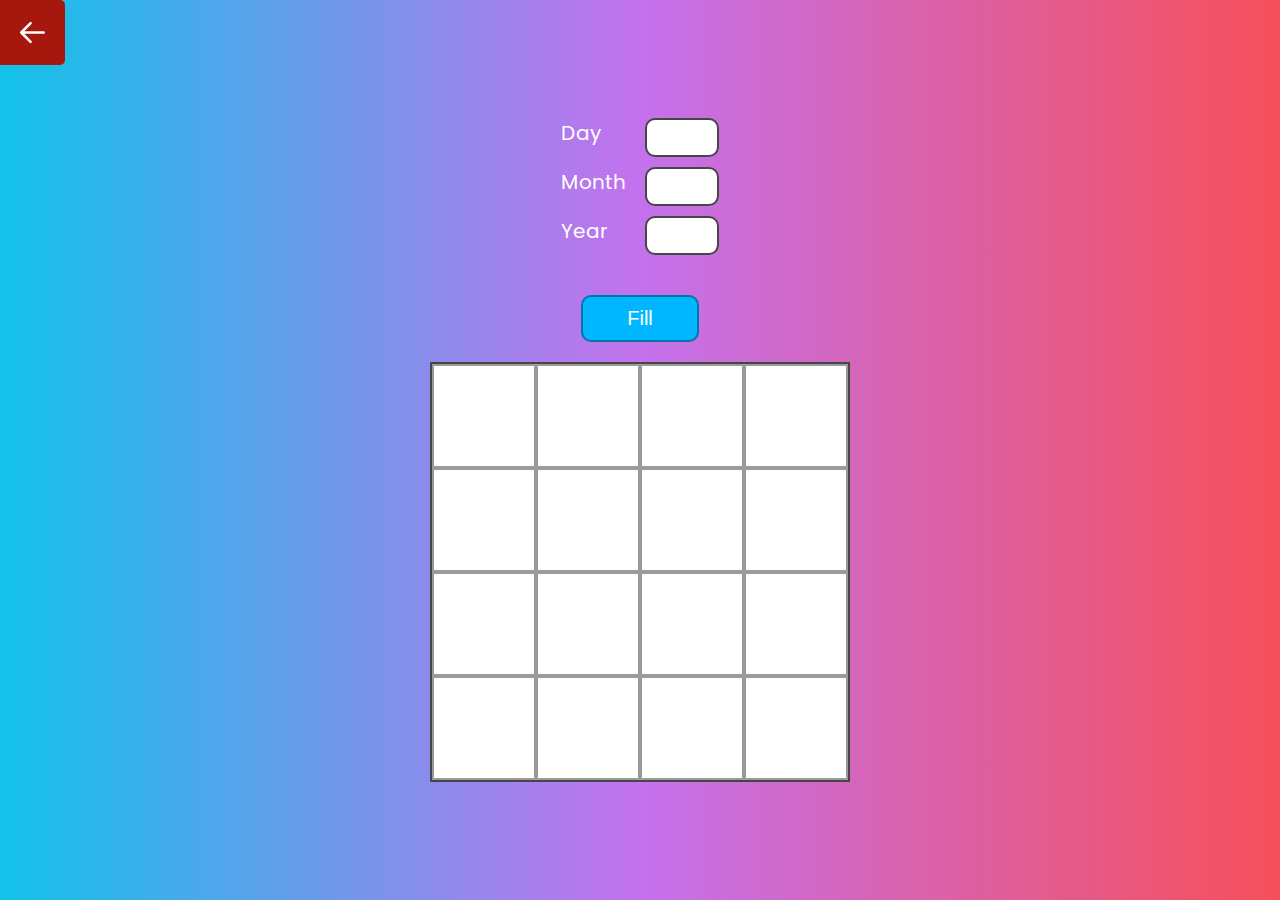
<file: magicSquare.html>
<!DOCTYPE html>
<html lang="en">
    <head>
        <meta charset="UTF-8" />
        <meta name="viewport" content="width=device-width, initial-scale=1.0" />
        <title>Magic Square</title>
        <link rel="stylesheet" href="magicSquare.css" />
    </head>
    <body>
        <div class="back">
            <a href="index.html">
                <div class="back-text">
                    <svg
                        xmlns="http://www.w3.org/2000/svg"
                        fill="none"
                        viewBox="0 0 24 24"
                        stroke-width="1.5"
                        stroke="currentColor"
                        class="w-6 h-6"
                    >
                        <path
                            stroke-linecap="round"
                            stroke-linejoin="round"
                            d="M10.5 19.5L3 12m0 0l7.5-7.5M3 12h18"
                        />
                    </svg>
                </div>
            </a>
        </div>
        <div class="dummy">
            <div class="info">
                <div class="upper">
                    <p>Day</p>
                    <input type="text" name="day" id="day" />
                </div>
                <div class="upper">
                    <p>Month</p>
                    <input type="text" name="month" id="month" />
                </div>
                <div class="upper">
                    <p>Year</p>
                    <input type="text" name="year" id="year" />
                </div>
                <div class="upper">
                    <p class="hide" id="sum">Sum:</p>
                </div>

                <button class="btn" id="btn">Fill</button>
            </div>
            <div class="container">
                <input type="text" class="square s1" />
                <input type="text" class="square s2" />
                <input type="text" class="square s3" />
                <input type="text" class="square s4" />
                <input type="text" class="square s5" />
                <input type="text" class="square s6" />
                <input type="text" class="square s7" />
                <input type="text" class="square s8" />
                <input type="text" class="square s9" />
                <input type="text" class="square s10" />
                <input type="text" class="square s11" />
                <input type="text" class="square s12" />
                <input type="text" class="square s13" />
                <input type="text" class="square s14" />
                <input type="text" class="square s15" />
                <input type="text" class="square s16" />
            </div>
        </div>

        <script src="magicSquare.js"></script>
    </body>
</html>
</file>
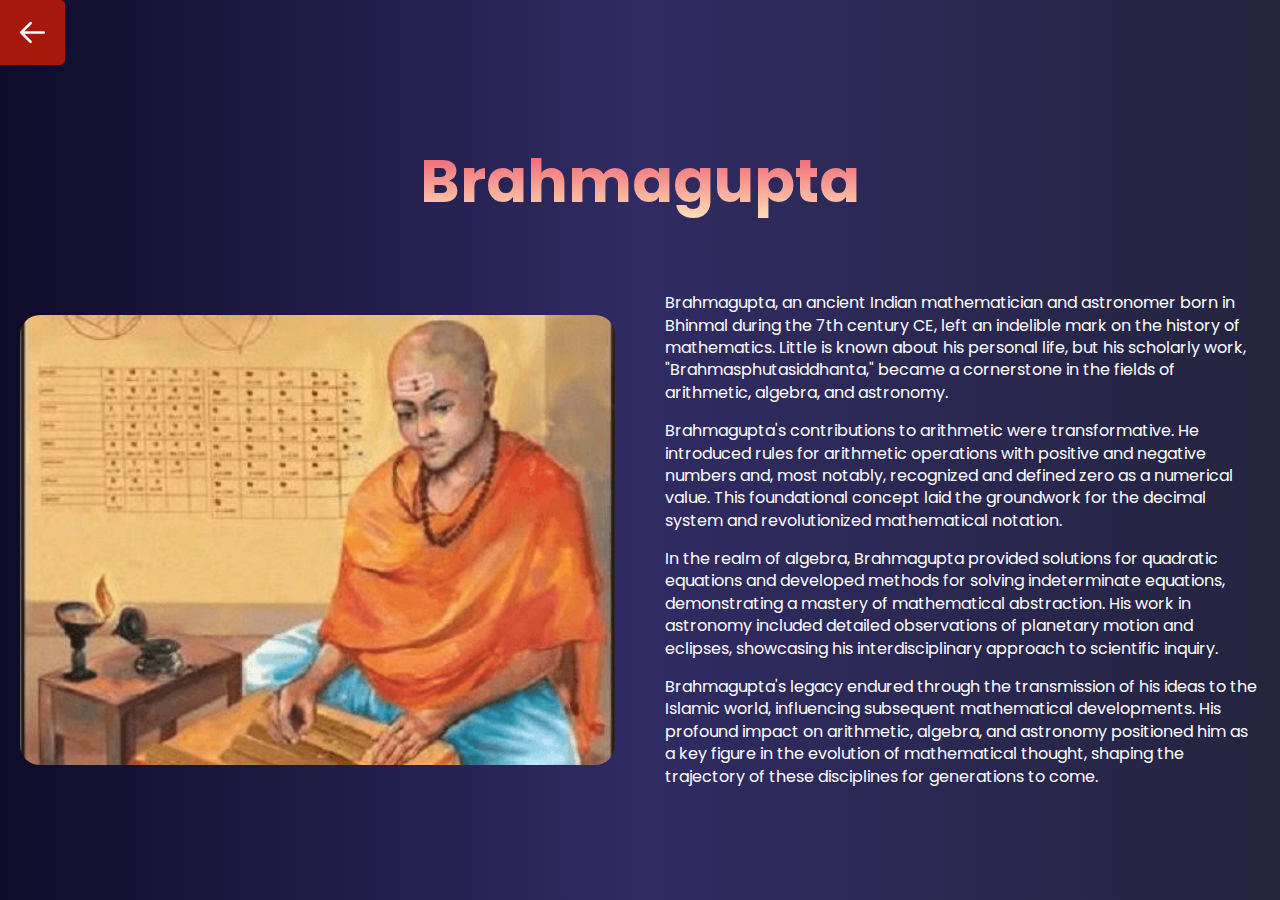
<file: p1.html>
<!DOCTYPE html>
<html lang="en">
    <head>
        <meta charset="UTF-8" />
        <meta name="viewport" content="width=device-width, initial-scale=1.0" />
        <title>Mathemagacy</title>
        <link rel="stylesheet" href="person.css" />
    </head>
    <body>
        <div class="back">
            <a href="ppl.html">
                <div class="back-text">
                    <svg
                        xmlns="http://www.w3.org/2000/svg"
                        fill="none"
                        viewBox="0 0 24 24"
                        stroke-width="1.5"
                        stroke="currentColor"
                        class="w-6 h-6"
                    >
                        <path
                            stroke-linecap="round"
                            stroke-linejoin="round"
                            d="M10.5 19.5L3 12m0 0l7.5-7.5M3 12h18"
                        />
                    </svg>
                </div>
            </a>
        </div>
        <div class="container">
            <h1>Brahmagupta</h1>
            <div class="cols">
                <img
                    src="images/p1.png"
                    alt="Person Name"
                    class="stretched"
                    data-tilt
                />
                <div class="paras">
                    <p>
                        Brahmagupta, an ancient Indian mathematician and
                        astronomer born in Bhinmal during the 7th century CE,
                        left an indelible mark on the history of mathematics.
                        Little is known about his personal life, but his
                        scholarly work, "Brahmasphutasiddhanta," became a
                        cornerstone in the fields of arithmetic, algebra, and
                        astronomy.
                    </p>
                    <p>
                        Brahmagupta's contributions to arithmetic were
                        transformative. He introduced rules for arithmetic
                        operations with positive and negative numbers and, most
                        notably, recognized and defined zero as a numerical
                        value. This foundational concept laid the groundwork for
                        the decimal system and revolutionized mathematical
                        notation.
                    </p>
                    <p>
                        In the realm of algebra, Brahmagupta provided solutions
                        for quadratic equations and developed methods for
                        solving indeterminate equations, demonstrating a mastery
                        of mathematical abstraction. His work in astronomy
                        included detailed observations of planetary motion and
                        eclipses, showcasing his interdisciplinary approach to
                        scientific inquiry.
                    </p>
                    <p>
                        Brahmagupta's legacy endured through the transmission of
                        his ideas to the Islamic world, influencing subsequent
                        mathematical developments. His profound impact on
                        arithmetic, algebra, and astronomy positioned him as a
                        key figure in the evolution of mathematical thought,
                        shaping the trajectory of these disciplines for
                        generations to come.
                    </p>
                </div>
            </div>
        </div>

        <script type="text/javascript" src="vanilla-tilt.js"></script>
    </body>
</html>
</file>
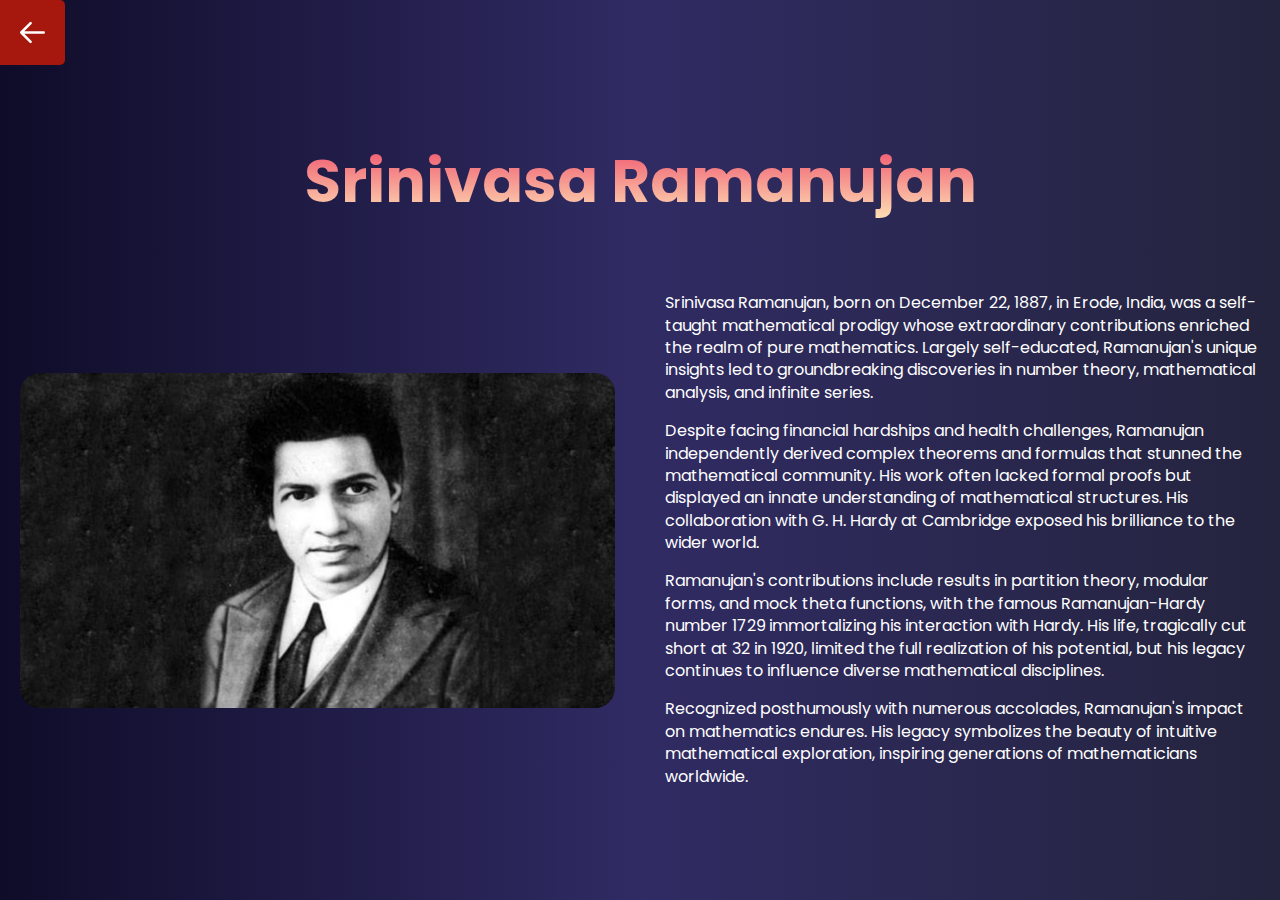
<file: p2.html>
<!DOCTYPE html>
<html lang="en">
    <head>
        <meta charset="UTF-8" />
        <meta name="viewport" content="width=device-width, initial-scale=1.0" />
        <title>Mathemagacy</title>
        <link rel="stylesheet" href="person.css" />
    </head>
    <body>
        <div class="back">
            <a href="ppl.html">
                <div class="back-text">
                    <svg
                        xmlns="http://www.w3.org/2000/svg"
                        fill="none"
                        viewBox="0 0 24 24"
                        stroke-width="1.5"
                        stroke="currentColor"
                        class="w-6 h-6"
                    >
                        <path
                            stroke-linecap="round"
                            stroke-linejoin="round"
                            d="M10.5 19.5L3 12m0 0l7.5-7.5M3 12h18"
                        />
                    </svg>
                </div>
            </a>
        </div>
        <div class="container">
            <h1>Srinivasa Ramanujan</h1>
            <div class="cols">
                <img src="images/p2.jpg" alt="Person Name" data-tilt />
                <div class="paras">
                    <p>
                        Srinivasa Ramanujan, born on December 22, 1887, in
                        Erode, India, was a self-taught mathematical prodigy
                        whose extraordinary contributions enriched the realm of
                        pure mathematics. Largely self-educated, Ramanujan's
                        unique insights led to groundbreaking discoveries in
                        number theory, mathematical analysis, and infinite
                        series.
                    </p>
                    <p>
                        Despite facing financial hardships and health
                        challenges, Ramanujan independently derived complex
                        theorems and formulas that stunned the mathematical
                        community. His work often lacked formal proofs but
                        displayed an innate understanding of mathematical
                        structures. His collaboration with G. H. Hardy at
                        Cambridge exposed his brilliance to the wider world.
                    </p>
                    <p>
                        Ramanujan's contributions include results in partition
                        theory, modular forms, and mock theta functions, with
                        the famous Ramanujan-Hardy number 1729 immortalizing his
                        interaction with Hardy. His life, tragically cut short
                        at 32 in 1920, limited the full realization of his
                        potential, but his legacy continues to influence diverse
                        mathematical disciplines.
                    </p>
                    <p>
                        Recognized posthumously with numerous accolades,
                        Ramanujan's impact on mathematics endures. His legacy
                        symbolizes the beauty of intuitive mathematical
                        exploration, inspiring generations of mathematicians
                        worldwide.
                    </p>
                </div>
            </div>
        </div>

        <script type="text/javascript" src="vanilla-tilt.js"></script>
    </body>
</html>
</file>
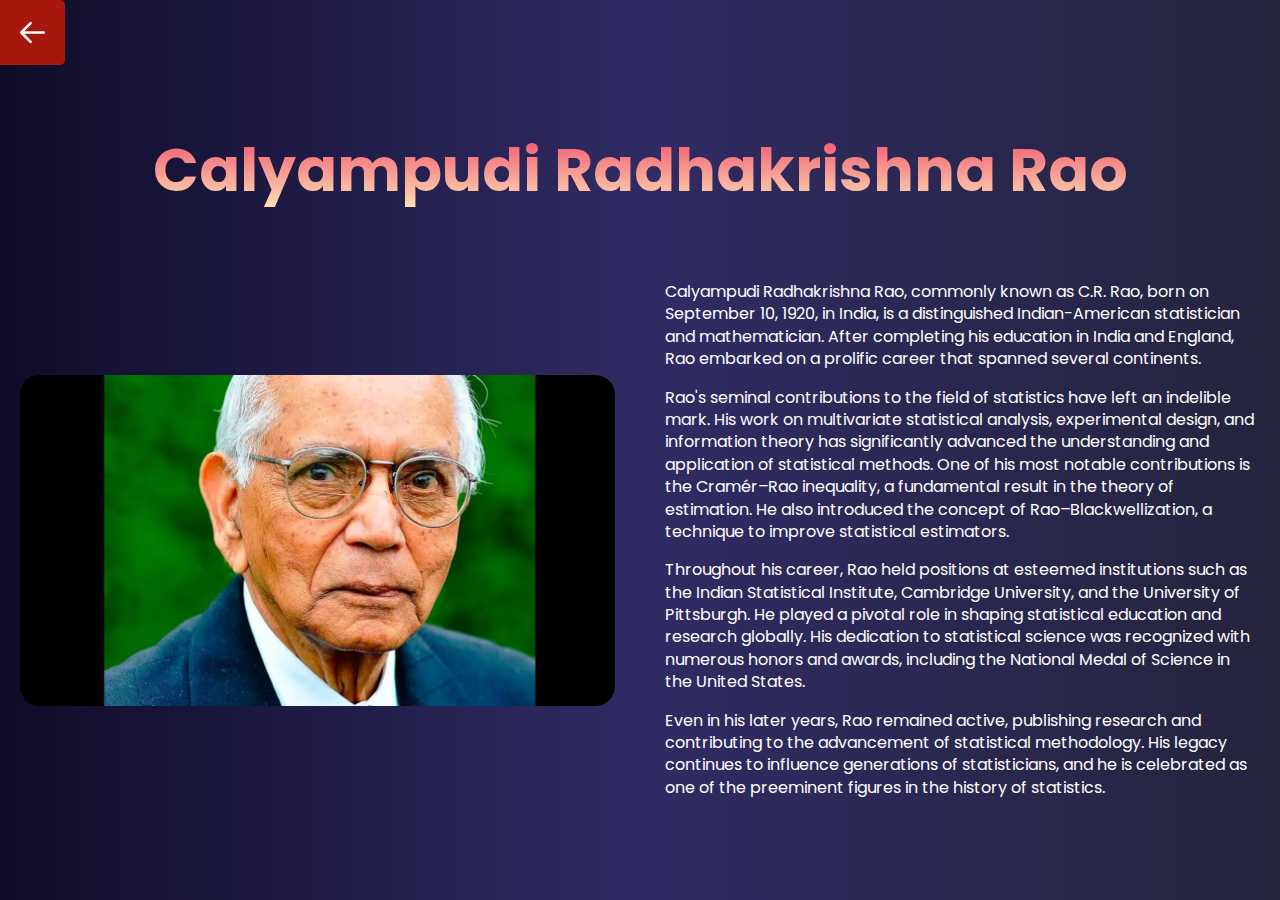
<file: p3.html>
<!DOCTYPE html>
<html lang="en">
    <head>
        <meta charset="UTF-8" />
        <meta name="viewport" content="width=device-width, initial-scale=1.0" />
        <title>Mathemagacy</title>
        <link rel="stylesheet" href="person.css" />
    </head>
    <body>
        <div class="back">
            <a href="ppl.html">
                <div class="back-text">
                    <svg
                        xmlns="http://www.w3.org/2000/svg"
                        fill="none"
                        viewBox="0 0 24 24"
                        stroke-width="1.5"
                        stroke="currentColor"
                        class="w-6 h-6"
                    >
                        <path
                            stroke-linecap="round"
                            stroke-linejoin="round"
                            d="M10.5 19.5L3 12m0 0l7.5-7.5M3 12h18"
                        />
                    </svg>
                </div>
            </a>
        </div>
        <div class="container">
            <h1>Calyampudi Radhakrishna Rao</h1>
            <div class="cols">
                <img src="images/p3.jpg" alt="Person Name" data-tilt />
                <div class="paras">
                    <p>
                        Calyampudi Radhakrishna Rao, commonly known as C.R. Rao,
                        born on September 10, 1920, in India, is a distinguished
                        Indian-American statistician and mathematician. After
                        completing his education in India and England, Rao
                        embarked on a prolific career that spanned several
                        continents.
                    </p>
                    <p>
                        Rao's seminal contributions to the field of statistics
                        have left an indelible mark. His work on multivariate
                        statistical analysis, experimental design, and
                        information theory has significantly advanced the
                        understanding and application of statistical methods.
                        One of his most notable contributions is the Cramér–Rao
                        inequality, a fundamental result in the theory of
                        estimation. He also introduced the concept of
                        Rao–Blackwellization, a technique to improve statistical
                        estimators.
                    </p>
                    <p>
                        Throughout his career, Rao held positions at esteemed
                        institutions such as the Indian Statistical Institute,
                        Cambridge University, and the University of Pittsburgh.
                        He played a pivotal role in shaping statistical
                        education and research globally. His dedication to
                        statistical science was recognized with numerous honors
                        and awards, including the National Medal of Science in
                        the United States.
                    </p>
                    <p>
                        Even in his later years, Rao remained active, publishing
                        research and contributing to the advancement of
                        statistical methodology. His legacy continues to
                        influence generations of statisticians, and he is
                        celebrated as one of the preeminent figures in the
                        history of statistics.
                    </p>
                </div>
            </div>
        </div>

        <script type="text/javascript" src="vanilla-tilt.js"></script>
    </body>
</html>
</file>
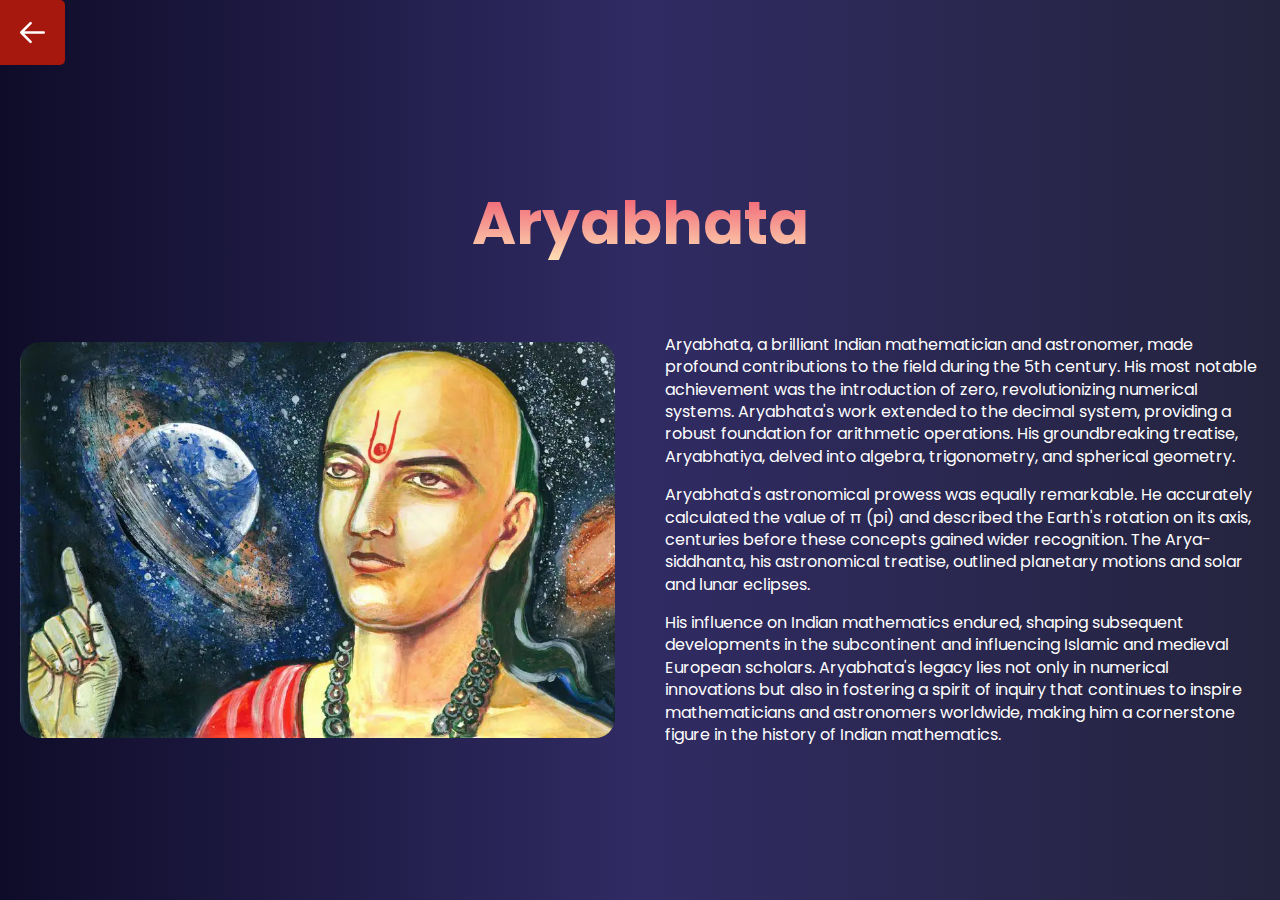
<file: p4.html>
<!DOCTYPE html>
<html lang="en">
    <head>
        <meta charset="UTF-8" />
        <meta name="viewport" content="width=device-width, initial-scale=1.0" />
        <title>Mathemagacy</title>
        <link rel="stylesheet" href="person.css" />
    </head>
    <body>
        <div class="back">
            <a href="ppl.html">
                <div class="back-text">
                    <svg
                        xmlns="http://www.w3.org/2000/svg"
                        fill="none"
                        viewBox="0 0 24 24"
                        stroke-width="1.5"
                        stroke="currentColor"
                        class="w-6 h-6"
                    >
                        <path
                            stroke-linecap="round"
                            stroke-linejoin="round"
                            d="M10.5 19.5L3 12m0 0l7.5-7.5M3 12h18"
                        />
                    </svg>
                </div>
            </a>
        </div>
        <div class="container">
            <h1>Aryabhata</h1>
            <div class="cols">
                <img src="images/p4.webp" alt="Person Name" data-tilt />
                <div class="paras">
                    <p>
                        Aryabhata, a brilliant Indian mathematician and
                        astronomer, made profound contributions to the field
                        during the 5th century. His most notable achievement was
                        the introduction of zero, revolutionizing numerical
                        systems. Aryabhata's work extended to the decimal
                        system, providing a robust foundation for arithmetic
                        operations. His groundbreaking treatise, Aryabhatiya,
                        delved into algebra, trigonometry, and spherical
                        geometry.
                    </p>
                    <p>
                        Aryabhata's astronomical prowess was equally remarkable.
                        He accurately calculated the value of π (pi) and
                        described the Earth's rotation on its axis, centuries
                        before these concepts gained wider recognition. The
                        Arya-siddhanta, his astronomical treatise, outlined
                        planetary motions and solar and lunar eclipses.
                    </p>
                    <p>
                        His influence on Indian mathematics endured, shaping
                        subsequent developments in the subcontinent and
                        influencing Islamic and medieval European scholars.
                        Aryabhata's legacy lies not only in numerical
                        innovations but also in fostering a spirit of inquiry
                        that continues to inspire mathematicians and astronomers
                        worldwide, making him a cornerstone figure in the
                        history of Indian mathematics.
                    </p>
                </div>
            </div>
        </div>

        <script type="text/javascript" src="vanilla-tilt.js"></script>
    </body>
</html>
</file>
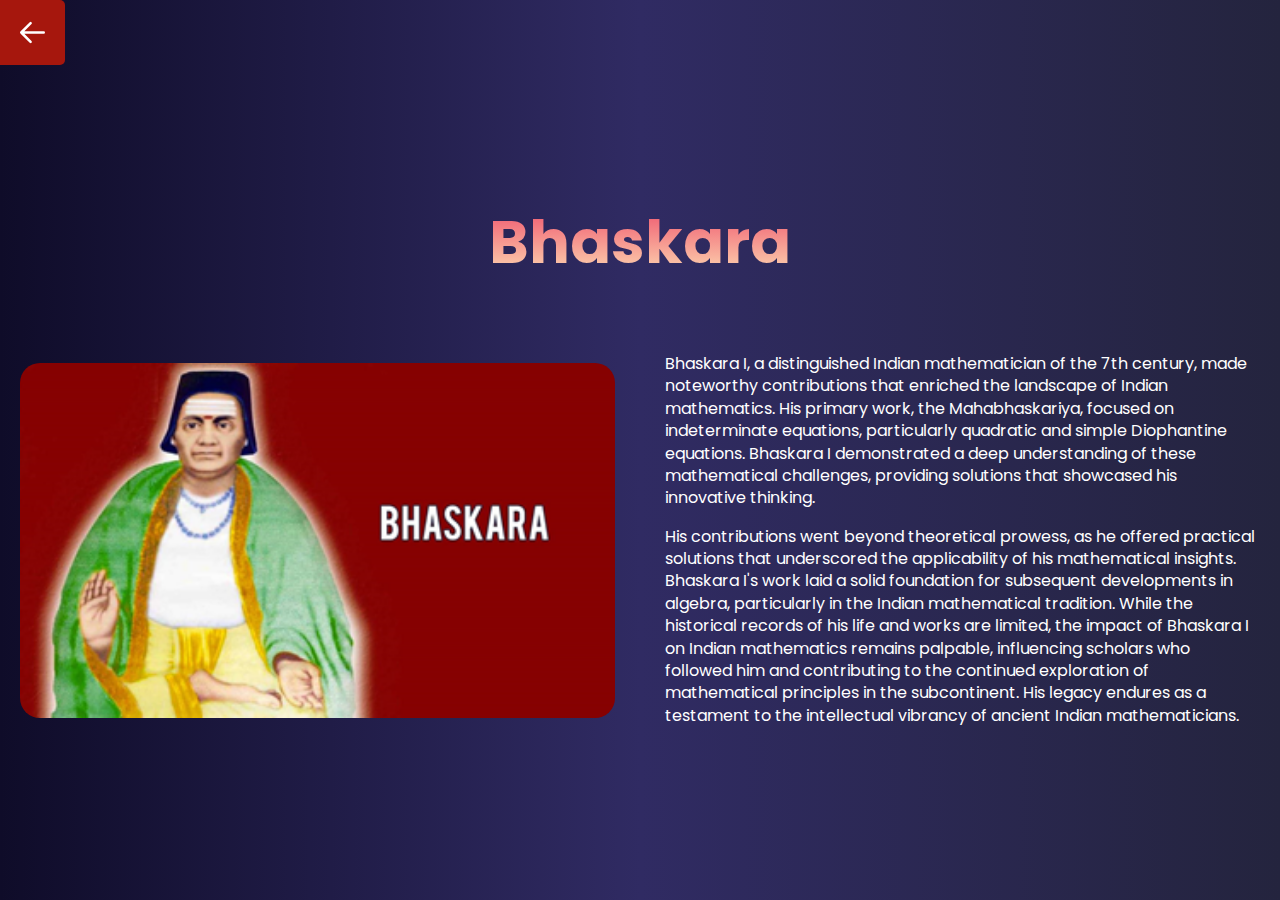
<file: p5.html>
<!DOCTYPE html>
<html lang="en">
    <head>
        <meta charset="UTF-8" />
        <meta name="viewport" content="width=device-width, initial-scale=1.0" />
        <title>Mathemagacy</title>
        <link rel="stylesheet" href="person.css" />
    </head>
    <body>
        <div class="back">
            <a href="ppl.html">
                <div class="back-text">
                    <svg
                        xmlns="http://www.w3.org/2000/svg"
                        fill="none"
                        viewBox="0 0 24 24"
                        stroke-width="1.5"
                        stroke="currentColor"
                        class="w-6 h-6"
                    >
                        <path
                            stroke-linecap="round"
                            stroke-linejoin="round"
                            d="M10.5 19.5L3 12m0 0l7.5-7.5M3 12h18"
                        />
                    </svg>
                </div>
            </a>
        </div>
        <div class="container">
            <h1>Bhaskara</h1>
            <div class="cols">
                <img src="images/p5.png" alt="Person Name" data-tilt />
                <div class="paras">
                    <p>
                        Bhaskara I, a distinguished Indian mathematician of the
                        7th century, made noteworthy contributions that enriched
                        the landscape of Indian mathematics. His primary work,
                        the Mahabhaskariya, focused on indeterminate equations,
                        particularly quadratic and simple Diophantine equations.
                        Bhaskara I demonstrated a deep understanding of these
                        mathematical challenges, providing solutions that
                        showcased his innovative thinking.
                    </p>
                    <p>
                        His contributions went beyond theoretical prowess, as he
                        offered practical solutions that underscored the
                        applicability of his mathematical insights. Bhaskara I's
                        work laid a solid foundation for subsequent developments
                        in algebra, particularly in the Indian mathematical
                        tradition. While the historical records of his life and
                        works are limited, the impact of Bhaskara I on Indian
                        mathematics remains palpable, influencing scholars who
                        followed him and contributing to the continued
                        exploration of mathematical principles in the
                        subcontinent. His legacy endures as a testament to the
                        intellectual vibrancy of ancient Indian mathematicians.
                    </p>
                </div>
            </div>
        </div>

        <script type="text/javascript" src="vanilla-tilt.js"></script>
    </body>
</html>
</file>
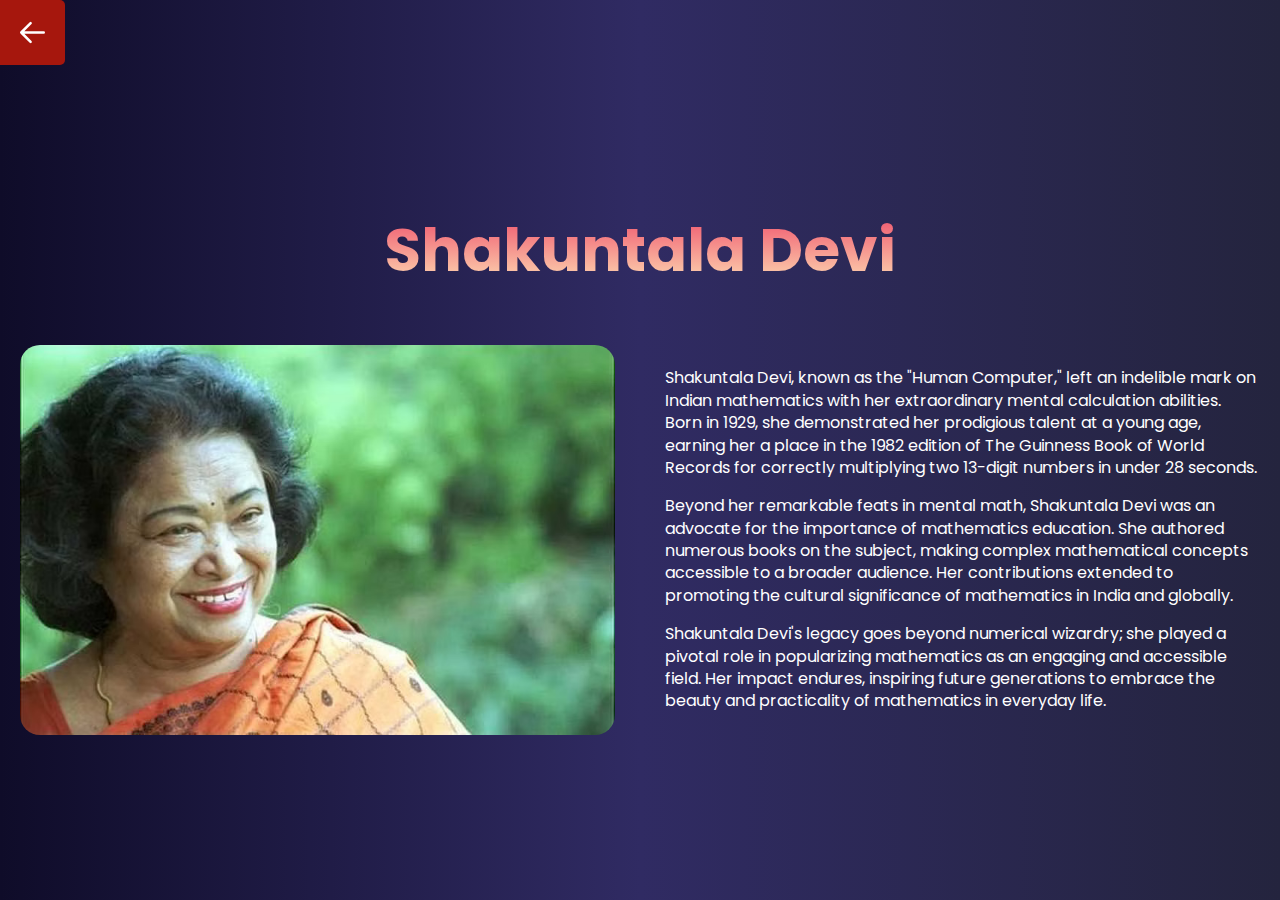
<file: p6.html>
<!DOCTYPE html>
<html lang="en">
    <head>
        <meta charset="UTF-8" />
        <meta name="viewport" content="width=device-width, initial-scale=1.0" />
        <title>Mathemagacy</title>
        <link rel="stylesheet" href="person.css" />
    </head>
    <body>
        <div class="back">
            <a href="ppl.html">
                <div class="back-text">
                    <svg
                        xmlns="http://www.w3.org/2000/svg"
                        fill="none"
                        viewBox="0 0 24 24"
                        stroke-width="1.5"
                        stroke="currentColor"
                        class="w-6 h-6"
                    >
                        <path
                            stroke-linecap="round"
                            stroke-linejoin="round"
                            d="M10.5 19.5L3 12m0 0l7.5-7.5M3 12h18"
                        />
                    </svg>
                </div>
            </a>
        </div>
        <div class="container">
            <h1>Shakuntala Devi</h1>
            <div class="cols">
                <img src="images/p6.jpg" alt="Person Name" data-tilt />
                <div class="paras">
                    <p>
                        Shakuntala Devi, known as the "Human Computer," left an
                        indelible mark on Indian mathematics with her
                        extraordinary mental calculation abilities. Born in
                        1929, she demonstrated her prodigious talent at a young
                        age, earning her a place in the 1982 edition of The
                        Guinness Book of World Records for correctly multiplying
                        two 13-digit numbers in under 28 seconds.
                    </p>
                    <p>
                        Beyond her remarkable feats in mental math, Shakuntala
                        Devi was an advocate for the importance of mathematics
                        education. She authored numerous books on the subject,
                        making complex mathematical concepts accessible to a
                        broader audience. Her contributions extended to
                        promoting the cultural significance of mathematics in
                        India and globally.
                    </p>
                    <p>
                        Shakuntala Devi's legacy goes beyond numerical wizardry;
                        she played a pivotal role in popularizing mathematics as
                        an engaging and accessible field. Her impact endures,
                        inspiring future generations to embrace the beauty and
                        practicality of mathematics in everyday life.
                    </p>
                </div>
            </div>
        </div>

        <script type="text/javascript" src="vanilla-tilt.js"></script>
    </body>
</html>
</file>
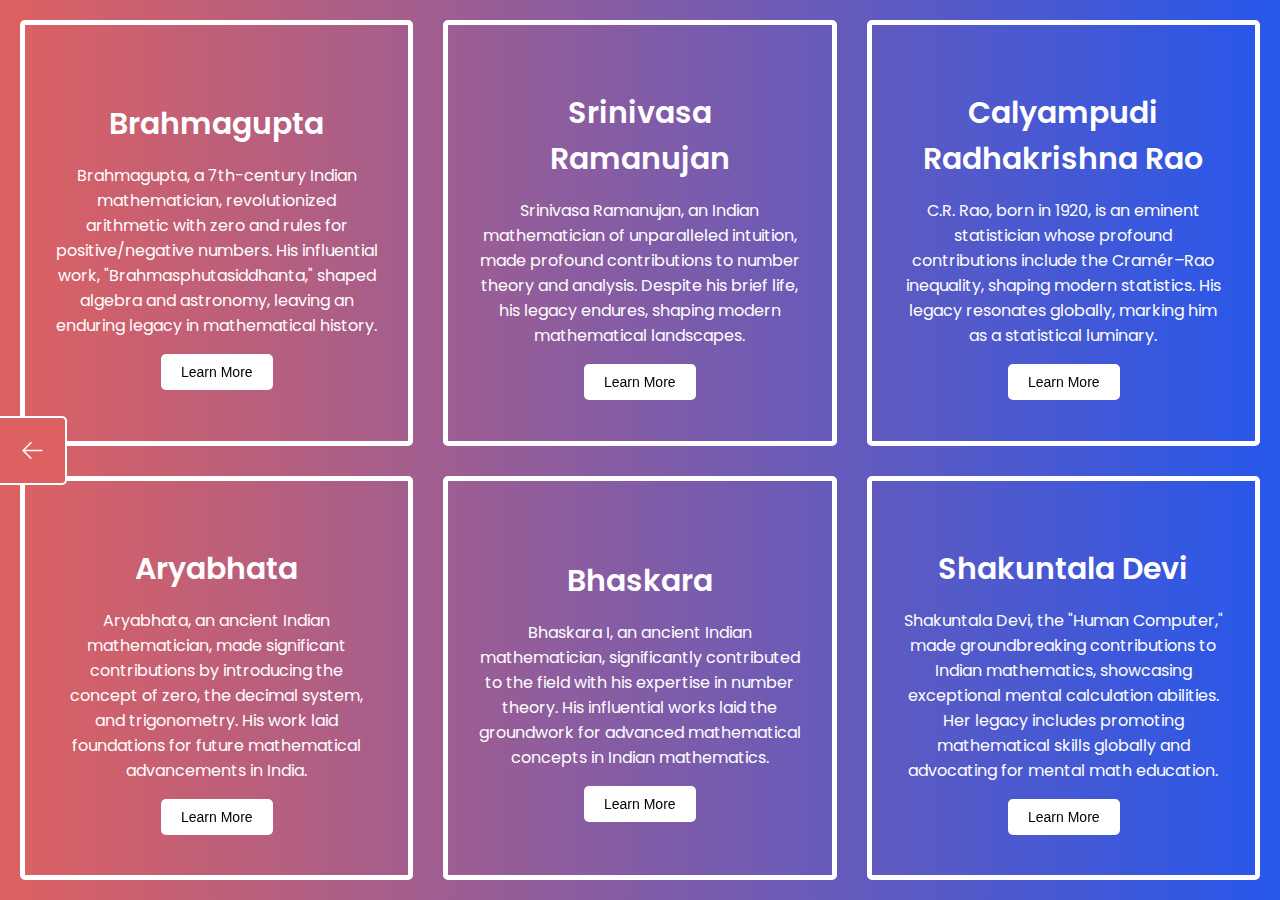
<file: ppl.html>
<!DOCTYPE html>
<html lang="en">
    <head>
        <meta charset="UTF-8" />
        <meta name="viewport" content="width=device-width, initial-scale=1.0" />
        <title>Mathemagacy</title>
        <link rel="stylesheet" href="ppl.css" />
    </head>
    <body>
        <div class="container">
            <div class="back">
                <a href="index.html">
                    <div class="back-text">
                        <svg
                            xmlns="http://www.w3.org/2000/svg"
                            fill="none"
                            viewBox="0 0 24 24"
                            stroke-width="1.5"
                            stroke="currentColor"
                            class="w-6 h-6"
                        >
                            <path
                                stroke-linecap="round"
                                stroke-linejoin="round"
                                d="M10.5 19.5L3 12m0 0l7.5-7.5M3 12h18"
                            />
                        </svg>
                    </div>
                </a>
            </div>
            <div class="inside-container">
                <div id="person" class="person">
                    <h2 class="content">Brahmagupta</h2>
                    <p class="content">
                        Brahmagupta, a 7th-century Indian mathematician,
                        revolutionized arithmetic with zero and rules for
                        positive/negative numbers. His influential work,
                        "Brahmasphutasiddhanta," shaped algebra and astronomy,
                        leaving an enduring legacy in mathematical history.
                    </p>
                    <a href="p1.html" class="content" data-tilt
                        ><button>Learn More</button></a
                    >
                </div>
                <div id="person" class="person">
                    <h2 class="content">Srinivasa Ramanujan</h2>
                    <p class="content">
                        Srinivasa Ramanujan, an Indian mathematician of
                        unparalleled intuition, made profound contributions to
                        number theory and analysis. Despite his brief life, his
                        legacy endures, shaping modern mathematical landscapes.
                    </p>
                    <a href="p2.html" class="content" data-tilt
                        ><button>Learn More</button></a
                    >
                </div>
                <div id="person" class="person">
                    <h2 class="content">Calyampudi Radhakrishna Rao</h2>
                    <p class="content">
                        C.R. Rao, born in 1920, is an eminent statistician whose
                        profound contributions include the Cramér–Rao
                        inequality, shaping modern statistics. His legacy
                        resonates globally, marking him as a statistical
                        luminary.
                    </p>
                    <a href="p3.html" class="content" data-tilt
                        ><button>Learn More</button></a
                    >
                </div>
                <div id="person" class="person">
                    <h2 class="content">Aryabhata</h2>
                    <p class="content">
                        Aryabhata, an ancient Indian mathematician, made
                        significant contributions by introducing the concept of
                        zero, the decimal system, and trigonometry. His work
                        laid foundations for future mathematical advancements in
                        India.
                    </p>
                    <a href="p4.html" class="content" data-tilt
                        ><button>Learn More</button></a
                    >
                </div>
                <div id="person" class="person">
                    <h2 class="content">Bhaskara</h2>
                    <p class="content">
                        Bhaskara I, an ancient Indian mathematician,
                        significantly contributed to the field with his
                        expertise in number theory. His influential works laid
                        the groundwork for advanced mathematical concepts in
                        Indian mathematics.
                    </p>
                    <a href="p5.html" class="content" data-tilt
                        ><button>Learn More</button></a
                    >
                </div>
                <div id="person" class="person">
                    <h2 class="content">Shakuntala Devi</h2>
                    <p class="content">
                        Shakuntala Devi, the "Human Computer," made
                        groundbreaking contributions to Indian mathematics,
                        showcasing exceptional mental calculation abilities. Her
                        legacy includes promoting mathematical skills globally
                        and advocating for mental math education.
                    </p>
                    <a href="p6.html" class="content" data-tilt
                        ><button>Learn More</button></a
                    >
                </div>
            </div>
        </div>

        <script type="text/javascript" src="ppl.js"></script>
        <script type="text/javascript" src="vanilla-tilt.js"></script>
    </body>
</html>
</file>
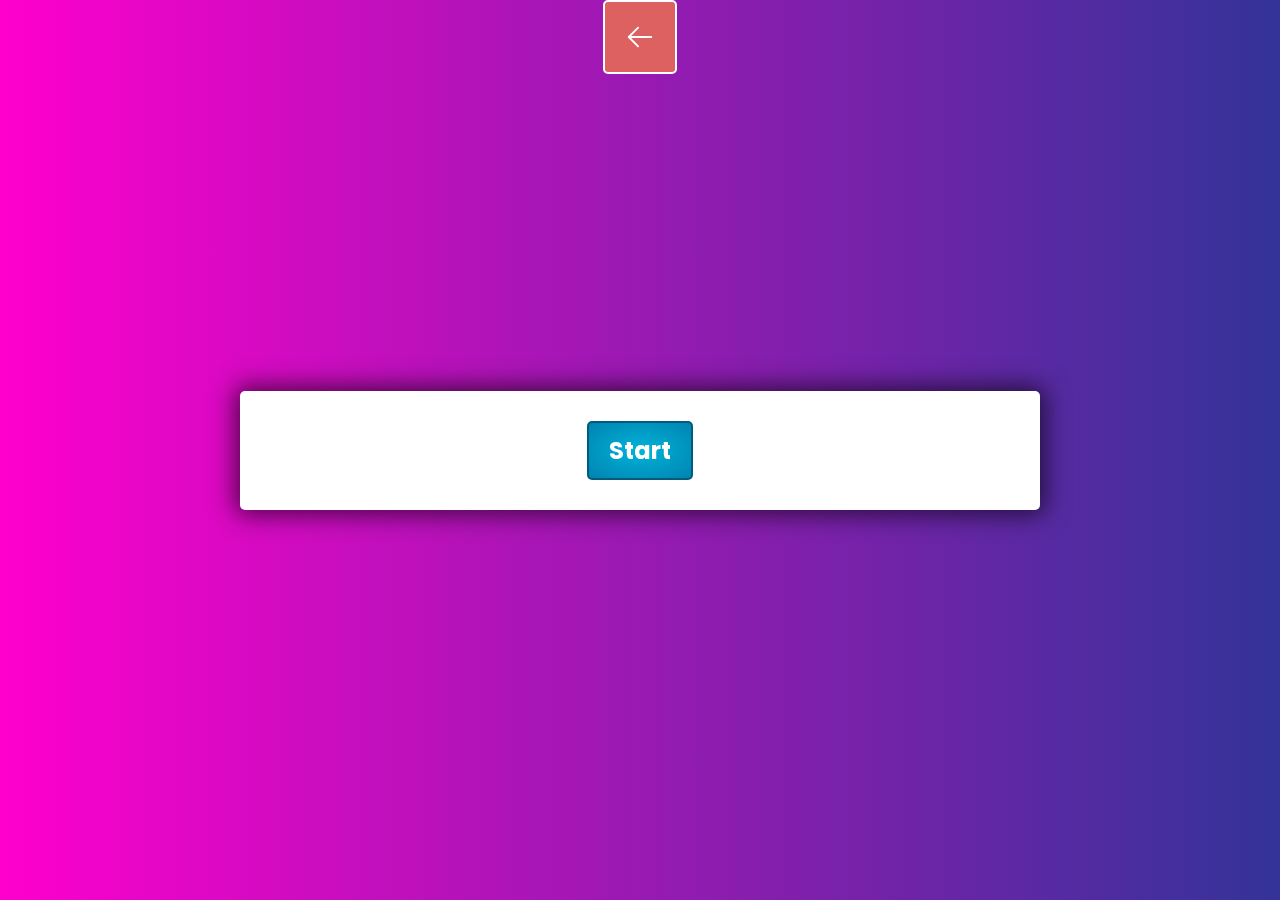
<file: quiz.html>
<!DOCTYPE html>
<html lang="en">
<head>
    <meta charset="UTF-8">
    <meta name="viewport" content="width=device-width, initial-scale=1.0">
    <title>Mathemagacy</title>
    <link rel="stylesheet" href="quiz.css">
</head>
<body>
    <div id="back" class="back">
        <a href="index.html">
            <div class="back-text">
                <svg xmlns="http://www.w3.org/2000/svg" fill="none" viewBox="0 0 24 24" stroke-width="1.5" stroke="currentColor" class="w-6 h-6">
                    <path stroke-linecap="round" stroke-linejoin="round" d="M10.5 19.5L3 12m0 0l7.5-7.5M3 12h18" />
                </svg>                              
            </div>
        </a>
    </div>
    <div id="container" class="container animate">
        <div id="question-container" class="hide">
            <div id="question">Question</div>
            <div id="answer-buttons" class="btn-grid">
                <button class="btn">Answer 1</button>
                <button class="btn">Answer 2</button>
                <button class="btn">Answer 3</button>
                <button class="btn">Answer 4</button>
            </div>
        </div>
        <h2 id="score-text" class="score-text hide"></h2>
        <div class="controls">
            <button id="start-btn" class="start-btn btn animate-btn" data-tilt>Start</button>
            <button id="next-btn" class="next-btn btn hide animate-btn" data-tilt>Next</button>
            <button id="score-btn" class="score-btn btn hide animate-btn" data-tilt>See Score</button>
        </div>
    </div>


    <script src="quiz.js"></script>
    <script src="vanilla-tilt.js"></script>
</body>
</html>
</file>
<file: magicSquare.css>
@import url('https://fonts.googleapis.com/css2?family=Poppins:wght@300;400;500;600;700&display=swap');

*, *::before, *::after {
    padding: 0;
    margin: 0;
}

body {
    font-family: Poppins;
    height: 100vh;
    display: flex;
    align-items: center;
    justify-content: center;
    flex-direction: column;
    background: linear-gradient(to right, #12c2e9, #c471ed, #f64f59)
}

.back {
    position: absolute;
    color: white;
    background: none;
    display: flex;
    top: 0;
    left: 0;
    animation: go-back-left 1.5ss;
    z-index: 1;
}

.back-text {
    background: #a6170d;
    border-left: 0;
    border-radius: 0 5px 5px 0;
    display: flex;
    align-items: center;
    justify-content: center;
}

.back-text svg {
    color: white;
    padding: 20px;
    height: 25px;
    transition: all 1s cubic-bezier(0.215, 0.610, 0.355, 1);
}

.back-text:hover svg {
    transform: scale(1.2);
    stroke-width: 2;
}

.dummy {
    display: flex;
    justify-content: center;
    align-items: center;
    flex-direction: column;
}

.info {
    display: grid;
    gap: 10px;
    /* justify-content: center;
    align-items: center;
    flex-direction: column; */
}

.upper {
    display: grid;
    grid-template-columns: 1fr 1fr;
    gap: 10px;
}

.info p {
    color: white;
    font-size: 20px;
}

.info input {
    outline: 0;
    border: 2px solid rgb(70, 70, 70);
    text-align: center;
    font-size: 20px;
    height: 35px;
    width: 70px;
    border-radius: 10px;
}

.btn {
    background: rgb(0, 183, 255);
    border: 2px solid rgb(0, 119, 166);
    color: white;
    padding: 10px 20px;
    font-size: 20px;
    margin: 20px;
    border-radius: 10px;
    transition: all 2s cubic-bezier(0.19, 1, 0.22, 1);
}

.btn:hover {
    transform: scale(1.2);
    cursor: pointer;
}

.container {
    border: 2px solid rgb(70, 70, 70);
    display: grid;
    grid-template-columns: repeat(4, 1fr);
}

.container input {
    height: 100px;
    width: 100px;
    outline: none;
    border: 2px solid rgb(155, 155, 155);
    pointer-events: none;
    text-align: center;
    font-size: 25px;
}

.hide {
    display: none;
}

@media all and (max-width: 768px) {
    body{
        grid-template-columns: 100%;
    }

    .dummy {
        transform: scale(0.6);
    }
}
</file>
<file: person.css>
@import url('https://fonts.googleapis.com/css2?family=Poppins:wght@300;400;500;600;700&display=swap');

body {
    font-family: Poppins;
    margin: 0;
    box-sizing: border-box;
    height: 100vh;
    display: flex;
    background-image: linear-gradient(to right, #0f0c29, #302b63, #24243e);
}

.back {
    position: absolute;
    color: white;
    background: none;
    display: flex;
    animation: go-back-left 1.5ss;
    z-index: 1;
}

.back-text {
    background: #a6170d;
    border-left: 0;
    border-radius: 0 5px 5px 0;
    display: flex;
    align-items: center;
    justify-content: center;
}

.back-text svg {
    color: white;
    padding: 20px;
    height: 25px;
    transition: all 1s cubic-bezier(0.215, 0.610, 0.355, 1);
}

.back-text:hover svg {
    transform: scale(1.2);
    stroke-width: 2;
}

.container {
    text-align: center;
    display: flex;
    flex-direction: column;
    justify-content: center;
    align-items: center;
    padding: 20px;
    color: white;
}

.container h1 {
    font-size: 60px;
    margin-bottom: 50px;
    background-image: linear-gradient(#ED4264, #FFEDBC);
    -webkit-background-clip: text;
    -webkit-text-fill-color: transparent;
    animation: starting-heading 2s;
}

.cols {
    display: grid;
    grid-template-columns: repeat(2, 1fr);
    place-items: center;
    gap: 50px;
}

.cols p {
    display: flex;
    align-items: center;
    line-height: 1.4;
    animation: text-starting 2s;
}

.cols img {
    width: 100%;
    border-radius: 20px;
    animation: image-starting 2s;
}

.paras {
    text-align: left;
}

.stretched {
    height: 450px;
    object-fit: cover;
    object-position: top;
}

@keyframes image-starting {
    0% {
        opacity: 0;
        transform: translateX(-100%);
    }
    100% {
        opacity: 1;
        transform: translateX(0%);
    }
}

@keyframes text-starting {
    0% {
        opacity: 0;
        transform: translateX(100%);
        transform: scale(0);
    }
    100% {
        opacity: 1;
        transform: translateX(0%);
        transform: scale(1);
    }
}

@keyframes starting-heading {
    0% {transform: scale(3)}
    100% {transform: scale(1)}
}

@media all and (max-width: 1200px) {
    body {
        display: inline;
    }
    .cols {
        grid-template-columns: auto;
    }

    .container h1 {
        z-index: 1
    }

    .cols img {
        width: 80%;
    }
}

@media all and (max-width: 768px) {
    .container h1 {
        font-size: 40px;
    }

    .cols p {
        font-size: 14px;
    }
}

@media all and (max-width: 576px) {
    .container h1 {
        font-size: 30px;
    }

    .cols p {
        font-size: 12px;
    }

    .back-text svg {
        padding: 10px;
        height: 15px;
    }
}
</file>
<file: ppl.css>
@import url('https://fonts.googleapis.com/css2?family=Poppins:wght@300;400;500;600;700&display=swap');

body {
    font-family: Poppins;
    margin: 0;
    box-sizing: border-box;
    height: 100vh;
    display: flex;
    flex-direction: column;
    animation: background 4s;
    background-image: linear-gradient(to right, #de6161, #2657eb);
}

.back {
    position: absolute;
    color: white;
    background: none;
    display: flex;
    align-items: center;
    justify-content: center;
    z-index: 2;
}

.back-text {
    background: #de6161;
    border: 2px solid white;
    border-left: 0;
    border-radius: 0 5px 5px 0;
    display: flex;
    align-items: center;
    justify-content: center;
    animation: go-back-left 2s;
}

.back-text svg {
    color: white;
    padding: 20px;
    height: 25px;
    transition: all 1s cubic-bezier(0.215, 0.610, 0.355, 1);
}

.back-text:hover svg {
    transform: scale(1.2);
    stroke-width: 2;
}

.inside-container {
    padding: 20px;
    height: 100%;
    flex: 1;
    display: grid;
    gap: 30px;
    grid-template-columns: repeat(3, 1fr);
    z-index: 1;
}

.person {
    background: none;
    display: flex;
    padding: 30px;
    flex-direction: column;
    justify-content: center;
    align-items: center;
    border-radius: 5px;
    border: 5px solid white;
    animation: when-start 2s;
    transition: all 2s cubic-bezier(0.075, 0.82, 0.165, 1);
}

.person:hover {
    transform: scale(1.05);
    box-shadow: 0px 0px 39px 9px rgba(0,0,0,0.75);
    -webkit-box-shadow: 0px 0px 39px 9px rgba(0,0,0,0.75);
    -moz-box-shadow: 0px 0px 39px 9px rgba(0,0,0,0.75);
}

.person .content {
    text-align: center;
    color: white;
}

.person h2 {
    margin-bottom: 0;
    font-size: 30px;
    font-weight: 600;
}

.person p {
    font-size: 16px;
}

.person button {
    background: white;
    color: black !important;
    border: 0;
    border-radius: 5px;
    font-size: 14px;
    padding: 10px 20px;
    transition: all 1s cubic-bezier(0.39, 0.575, 0.565, 1);
}

.person button:hover {
    transform: scale(1.2);
    box-shadow: 0px 5px 10px 0px #000;
    cursor: pointer;
}

@keyframes background {
    0% {background-size: 400%;}
    100% {background-size: 100%;}
}

@keyframes go-back-left {
    0% {transform: translateX(-100%);opacity: 0}
    100% {transform: translateX(0%);opacity: 1;}
}

@keyframes when-start {
    0% {opacity: 0;}
    100% {opacity: 1;}
}

@media all and (max-height: 725px) {
    body {
        height: 100%;
    }
}

@media all and (max-width: 1200px) {
    .back {
        width: 100%;
        align-items: start;
    }
    
    .back-text {
        border: 2px solid white;
        border-radius: 0 0 5px 5px;
        border-top: 0;
        animation: go-back-top 2s;
    }

    .inside-container {
        grid-template-columns: repeat(2, 1fr);
        gap: 20px
    }

    .person h2 {
        font-size: 25px;
    }

    .person p {
        font-size: 14px;
    }

    .person button {
        font-size: 13px;
    }

    @keyframes go-back-top {
        0% {transform: translateY(-100%);opacity: 0}
        100% {transform: translateY(0%);opacity: 1;}
    }
}

@media all and (max-width: 768px) {
    .inside-container {
        grid-template-columns: 1fr;
    }

    .back {
        position: relative;
        background-image: linear-gradient(to right, #de6161, #2657eb);
        height: 65px !important;
        border: none;
        width: 100%;
    }

    .back-text {
        animation: go-back-top-mobile 2s;
    }

    @keyframes go-back-top-mobile {
        0% {transform: translateY(-100%);opacity: 0}
        100% {transform: translateY(0%);opacity: 1;}
    }
}
</file>
<file: quiz.css>
@import url('https://fonts.googleapis.com/css2?family=Poppins:wght@300;400;500;600;700&display=swap');

*, *::before, *::after {
    box-sizing: border-box;
    font-family: Poppins;
}

:root {
    --hue-neutral: linear-gradient(to right, #ff00cc, #333399);
    --hue-correct: linear-gradient(to right, #00F260, #0575E6);
    --hue-wrong: linear-gradient(to right, #ED213A, #93291E);
}

body {
    padding: 0;
    margin: 0;
    width: 100vw;
    height: 100vh;
    display: flex;
    justify-content: center;
    align-items: center;
    background-image: var(--hue-neutral);
}

body.correct {
    background-image: var(--hue-correct);
}

body.wrong {
    background-image: var(--hue-wrong);
}

.back {
    position: absolute;
    color: white;
    float: left;
    background: none;
    height: 100%;
    display: flex;
}

.back-text {
    background: #de6161;
    border: 2px solid white;
    border-radius: 5px;
    display: flex;
    align-items: center;
    justify-content: center;
    padding: 20px;
    animation: go-back-top 2s;
}

.back-text svg {
    color: white;
    height: 30px;
    transition: all 1s cubic-bezier(0.215, 0.610, 0.355, 1);
}

.back-text:hover svg {
    transform: scale(1.2);
    stroke-width: 2;
}

.container {
    width: 800px;
    max-width: 80%;
    background: white;
    border-radius: 5px;
    padding: 30px;
    -webkit-box-shadow: 0px 0px 25px 5px rgba(0,0,0,0.63); 
    box-shadow: 0px 0px 25px 5px rgba(0,0,0,0.63);
    z-index: 1;
}

.container.animate {
    animation: first 2s;
}

#question {
    font-size: 25px;
    font-weight: 600;
}

.btn-grid {
    display: grid;
    grid-template-columns: repeat(2, auto);
    gap: 20px;
    margin: 20px 0;
}

.btn {
    background-image: radial-gradient(#00B4DB, #0083B0);
    border: 2px solid #005c7a;
    height: 50px;
    border-radius: 5px;
    padding: 5px 10px;
    font-size: 18px;
    color: white;
    outline: none;
    transition: all 2s cubic-bezier(0.175, 0.885, 0.32, 1.275);
}

.btn.animate-btn:hover {
    transform: scale(1.05);
    cursor: pointer;
    box-shadow: 0px 0px 5px 3px #0083B0;
}

.btn.correct {
    background-image: linear-gradient(to right, #11998e, #0f9b0f);
}

.btn.wrong {
    background-image: linear-gradient(to right, #f85032, #e73827);
}

.score-text {
    text-align: center;
    font-size: 40px;
    background-image: linear-gradient(to right, #C04848, #480048);
    -webkit-background-clip: text;
    -webkit-text-fill-color: transparent;
}

.start-btn, .next-btn, .score-btn {
    font-size: 24px;
    font-weight: bold;
    height: auto;
    padding: 10px 20px;
    animation: fade 2s;
}

.controls {
    display: flex;
    justify-content: center;
    align-items: center;
}

.hide {
    display: none;
}

@keyframes fade {
    0% {opacity: 0;}
    100% {opacity: 1;}
}

@keyframes slide-right {
    0% {transform: translateX(-10%);opacity: 0;}
    100% {transform: translateX(0%);opacity: 1;}
}

@keyframes first {
    0% {opacity: 0; transform: scale(1.7);}
    100% {opacity: 1; transform: scale(1);}
}

@keyframes go-back-top {
    0% {transform: translateY(-100%);opacity: 0}
    100% {transform: translateY(0%);opacity: 1;}
}

@media all and (max-width: 768px) {
    .btn-grid {
        grid-template-columns: 1fr;
    }
}
</file>
